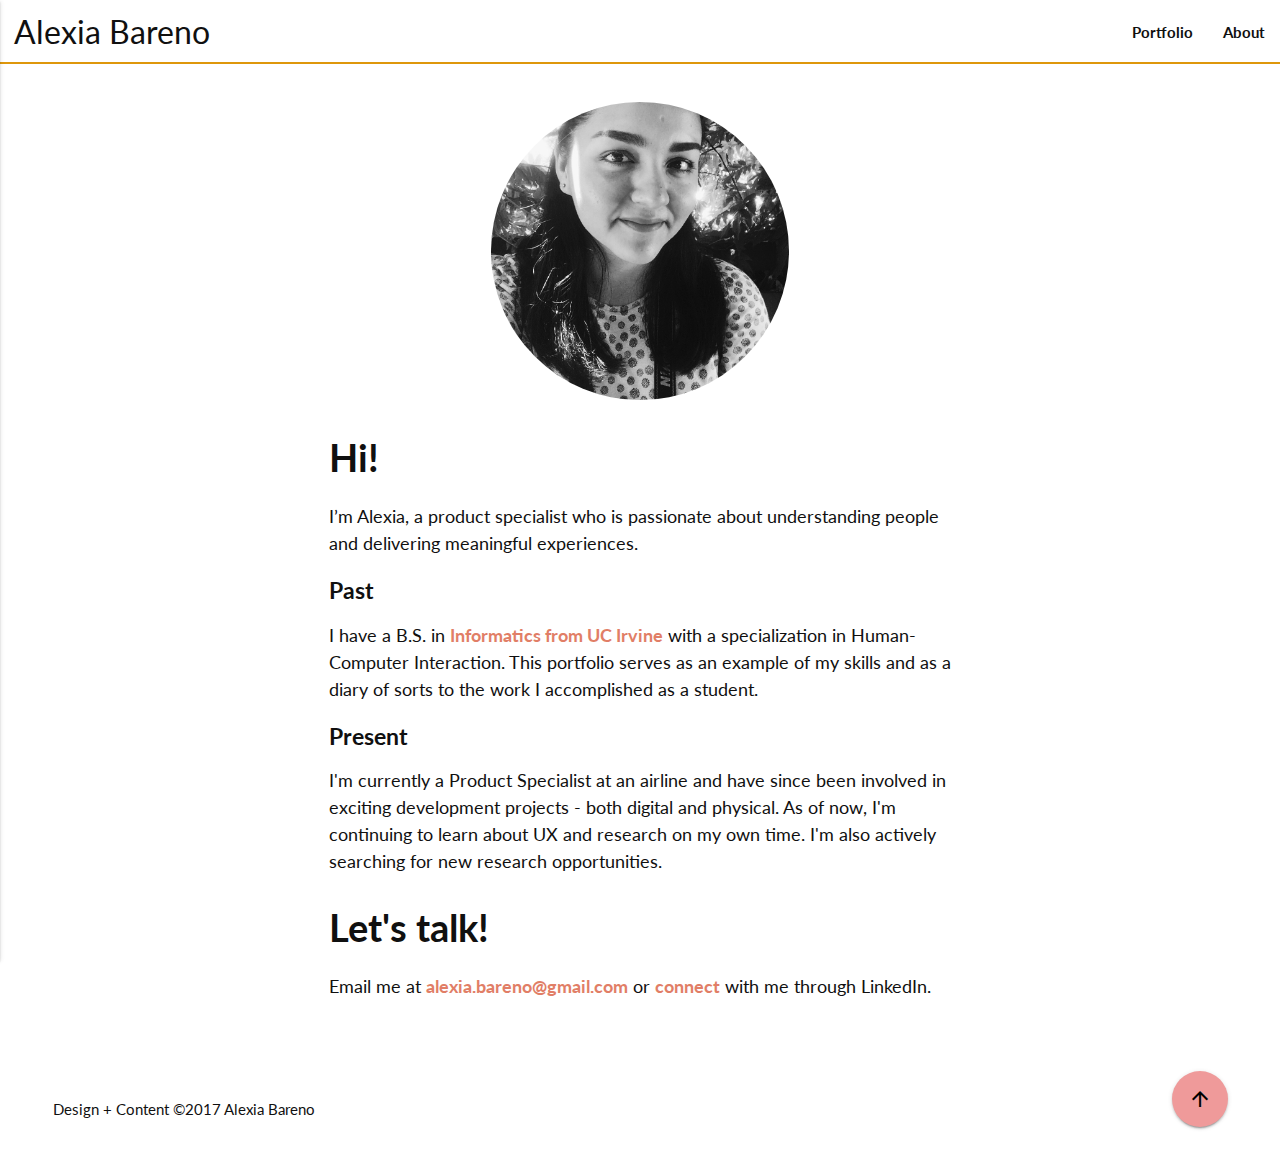
<file: about.html>
<!DOCTYPE html>
<html lang="en">
<head>
    <meta charset="UTF-8">
    <meta name="pinterest" content="nopin"/>

    <title>Alexia Bareno &mdash; About</title>

    <!--TAB ICON-->
    <link rel="icon" href="Images/coffee.png">

    <!--Import Google Icon Font-->
    <link href="https://fonts.googleapis.com/icon?family=Material+Icons" rel="stylesheet">
    <!--Import materialize.css-->
    <link type="text/css" rel="stylesheet" href="materialize/css/materialize.min.css"  media="screen,projection"/>

    <!-- Styling -->
    <link rel="stylesheet" type="text/css" href="css/styling.css">

    <!-- Fonts -->
    <link rel="stylesheet" type="text/css" href="fonts/fonts.min.css" />

    <!--Let browser know website is optimized for mobile-->
    <meta name="viewport" content="width=device-width, initial-scale=1.0"/>
</head>

<body>
<!-- NAVIGATION BAR -->
<nav id="nav">
    <div class="nav-wrapper">
        <a href="index.html" class="brand-logo">Alexia Bareno</a>
        <a href="#" data-activates="mobile-demo" class="button-collapse"><i class="material-icons">menu</i></a>
        <ul class="right hide-on-med-and-down">
            <li><a href="index.html">Portfolio</a></li>
            <li><a href="about.html">About</a></li>
        </ul>
        <ul class="side-nav" id="mobile-demo">
            <li><a href="index.html">Portfolio</a></li>
            <li><a href="about.html">About</a></li>
        </ul>
    </div>
</nav>


<!-- ABOUT ME -->
<div id="about">
    <div class="text">
        <div class="exception2 wrapper picture">
            <img id="me" src= "Images/alexiab+w.jpg">
        </div>

        <div class="exception2 wrapper">
            <h1>Hi!</h1>
            <p>
                I’m Alexia, a product specialist who is passionate about understanding people and delivering meaningful 
                experiences.
            </p>
        </div>

        <div class="exception2 wrapper">
            <h3>Past</h3>
            <p>
                I have a B.S. in
                <a class="link" target="_blank" href="https://www.informatics.uci.edu/">Informatics from UC Irvine</a>
                with a specialization in Human-Computer Interaction.
                This portfolio serves as an example of my skills and as a diary of sorts to the work I accomplished as a student.
            </p>

            <h3>Present</h3>
            <p>
                I'm currently a Product Specialist at an airline and have since been involved in exciting development projects - both 
                digital and physical. As of now, I'm continuing to learn about UX and research on my own time. I'm also
                actively searching for new research opportunities.
            </p>
        </div>

        <!--<div class="exception2 wrapper">
            <h1>Skills</h1>
            <p>
                <b>Design: </b>Axure, InVision, Figma, Adobe Photoshop/Illustrator/XD
            </p>
            <p>
                <b>Development: </b>HTML 5, CSS3, Bootstrap, Materialize
            </p>
            <p>
                <b>Other: </b>UsabilityHub.com
            </p>
        </div>-->

        <div class="exception2 wrapper">
            <h1>Let's talk!</h1>
            <p>
                Email me at <a class="link" href="mailto:alexia.bareno@gmail.com">alexia.bareno@gmail.com</a> or
                <a class="link" target="_blank" href="https://www.linkedin.com/in/alexiabareno/">connect</a> with me
                through LinkedIn.
            </p>
        </div>

        <!--<div class="exception2 wrapper">
            <h1>Resume</h1>
            <p>
                View my <a target="_blank" href="Images/resume%20—%20alexia%20bareno.pdf " class="link">resume</a>.
            </p>
        </div>-->
    </div>
</div>

<!--FOOTER-->
<footer>
    <div id="footwrapper">
        <div id="uparrow">
            <a href="#nav" class="smoothScrollTarget btn-floating btn-large waves-effect waves-light red lighten-3">
                <i class="material-icons black-text">arrow_upward</i>
            </a>
        </div>
        <div><p>Design + Content &copy;2017 Alexia Bareno</p></div>
    </div>
</footer>

<!--jQuery-->
<script type="text/javascript" src="https://code.jquery.com/jquery-2.1.1.min.js"></script>
<script type="text/javascript" src="materialize/js/materialize.min.js"></script>
<script type="text/javascript" src="js/script.js"></script>
<script src="prognroll-master/src/prognroll.js"></script>

<!--PROGRESS BAR-->
<script>
    $( document ).ready(function() {
        /**PROGRESS BAR (https://github.com/mburakerman/prognroll)/**/
        $("body").prognroll({
            height: 5, //Progress bar height
            color: "#e17e66/*#aec6cf*/", //Progress bar background color
            custom: false //If you make it true, you can add your custom div and see it's scroll progress on the page
        });
    });
</script>

<!-- GOOGLE ANALYTICS -->
<script>
    (function(i,s,o,g,r,a,m){i['GoogleAnalyticsObject']=r;i[r]=i[r]||function(){
                (i[r].q=i[r].q||[]).push(arguments)},i[r].l=1*new Date();a=s.createElement(o),
            m=s.getElementsByTagName(o)[0];a.async=1;a.src=g;m.parentNode.insertBefore(a,m)
    })(window,document,'script','https://www.google-analytics.com/analytics.js','ga');

    ga('create', 'UA-87694689-2', 'auto');
    ga('send', 'pageview');

</script>
</body>
</html>
</file>
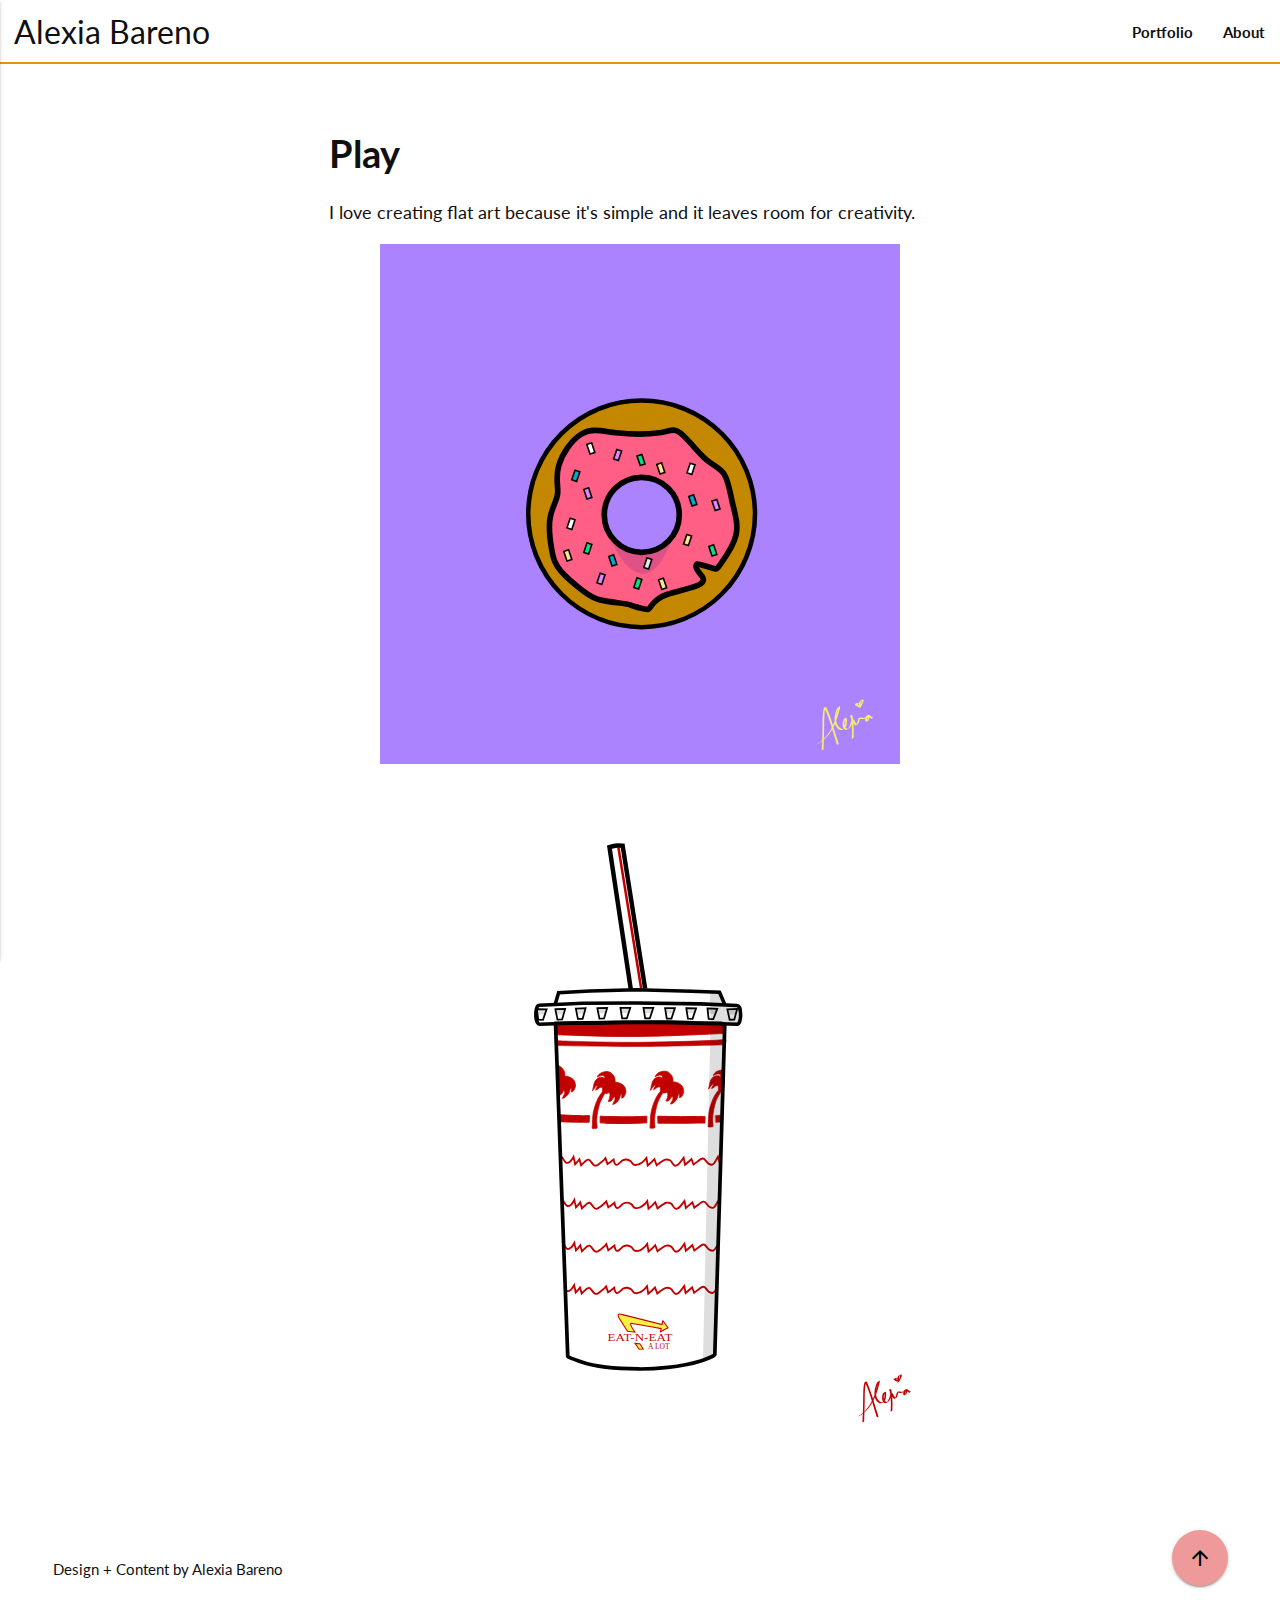
<file: play.html>
<!DOCTYPE html>
<html lang="en">
<head>
    <meta charset="UTF-8">
    <meta name="pinterest" content="nopin"/>

    <title>Alexia Bareno &mdash; Play</title>

    <!--TAB ICON-->
    <link rel="icon" href="Images/coffee.png">

    <!--Import Google Icon Font-->
    <link href="https://fonts.googleapis.com/icon?family=Material+Icons" rel="stylesheet">
    <!--Import materialize.css-->
    <link type="text/css" rel="stylesheet" href="materialize/css/materialize.min.css"  media="screen,projection"/>

    <!-- Styling -->
    <link rel="stylesheet" type="text/css" href="css/styling.css">

    <!-- Fonts -->
    <link rel="stylesheet" type="text/css" href="fonts/fonts.min.css" />

    <!--Let browser know website is optimized for mobile-->
    <meta name="viewport" content="width=device-width, initial-scale=1.0"/>
</head>

<body>
<!-- NAVIGATION BAR -->
<nav id="nav">
    <div class="nav-wrapper">
        <a href="index.html" class="brand-logo">Alexia Bareno</a>
        <a href="#" data-activates="mobile-demo" class="button-collapse"><i class="material-icons">menu</i></a>
        <ul class="right hide-on-med-and-down">
            <li><a href="index.html">Portfolio</a></li>
            <li><a href="about.html">About</a></li>
        </ul>
        <ul class="side-nav" id="mobile-demo">
            <li><a href="index.html">Portfolio</a></li>
            <li><a href="about.html">About</a></li>
        </ul>
    </div>
</nav>


<!-- ART -->

<div id="art">
    <div class="text">
        <div class="exception2 wrapper">
            <h1>Play</h1>
            <p>I love creating flat art because it's simple and it leaves room for creativity.</p>

            <div class="imagegallery">
                <img src="Images/ART/donut.svg"/>
                <img src="Images/ART/innoutcup.svg"/>
            </div>
        </div>
    </div>
</div>

<!--FOOTER-->
<footer>
    <div id="footwrapper">
        <div id="uparrow">
            <a href="#nav" class="smoothScrollTarget btn-floating btn-large waves-effect waves-light red lighten-3">
                <i class="material-icons black-text">arrow_upward</i>
            </a>
        </div>
        <div><p>Design + Content by Alexia Bareno</p></div>
    </div>
</footer>

<!--jQuery-->
<script type="text/javascript" src="https://code.jquery.com/jquery-2.1.1.min.js"></script>
<script type="text/javascript" src="materialize/js/materialize.min.js"></script>
<script type="text/javascript" src="js/script.js"></script>
<script src="prognroll-master/src/prognroll.js"></script>

<!--PROGRESS BAR-->
<script>
    $( document ).ready(function() {
        /**PROGRESS BAR (https://github.com/mburakerman/prognroll)/**/
        $("body").prognroll({
            height: 5, //Progress bar height
            color: "#e17e66", //Progress bar background color
            custom: false //If you make it true, you can add your custom div and see it's scroll progress on the page
        });
    });
</script>

<!-- GOOGLE ANALYTICS -->
<script>
    (function(i,s,o,g,r,a,m){i['GoogleAnalyticsObject']=r;i[r]=i[r]||function(){
                (i[r].q=i[r].q||[]).push(arguments)},i[r].l=1*new Date();a=s.createElement(o),
            m=s.getElementsByTagName(o)[0];a.async=1;a.src=g;m.parentNode.insertBefore(a,m)
    })(window,document,'script','https://www.google-analytics.com/analytics.js','ga');

    ga('create', 'UA-87694689-2', 'auto');
    ga('send', 'pageview');

</script>
</body>
</html>
</file>
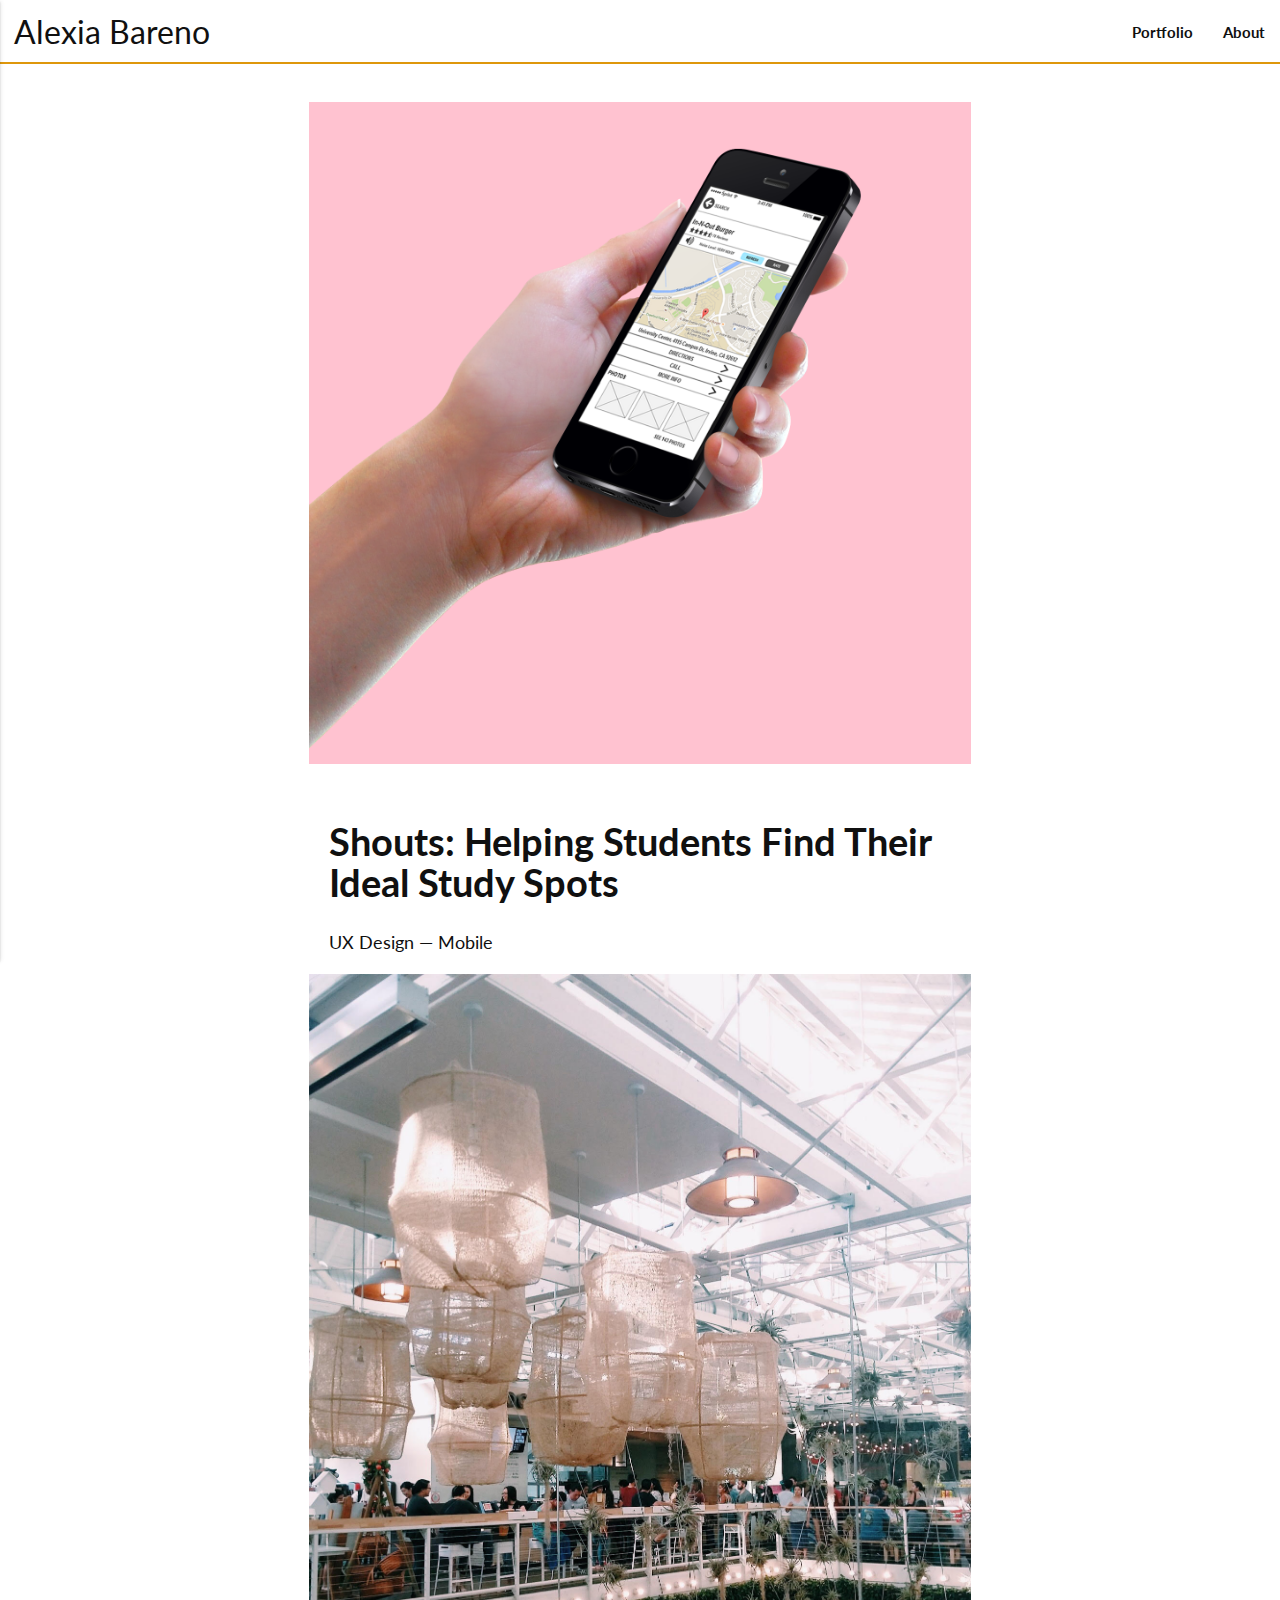
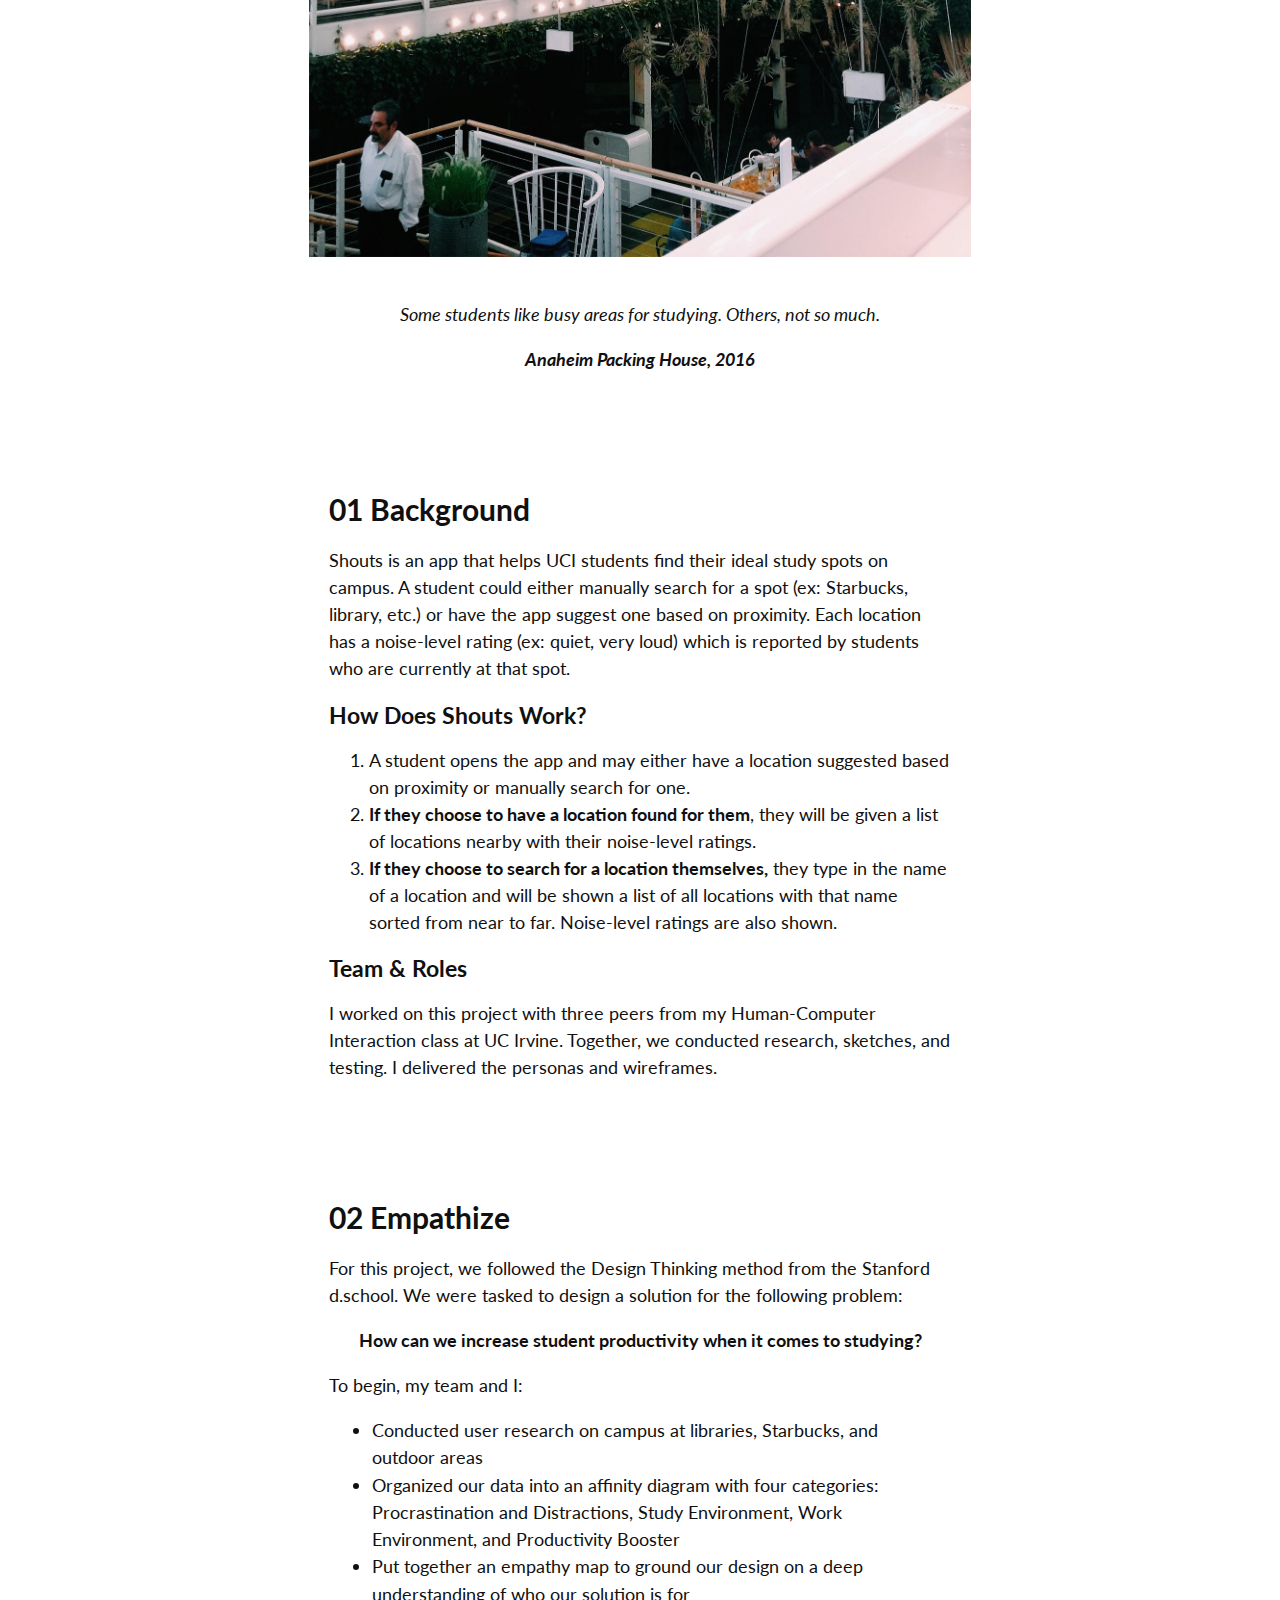
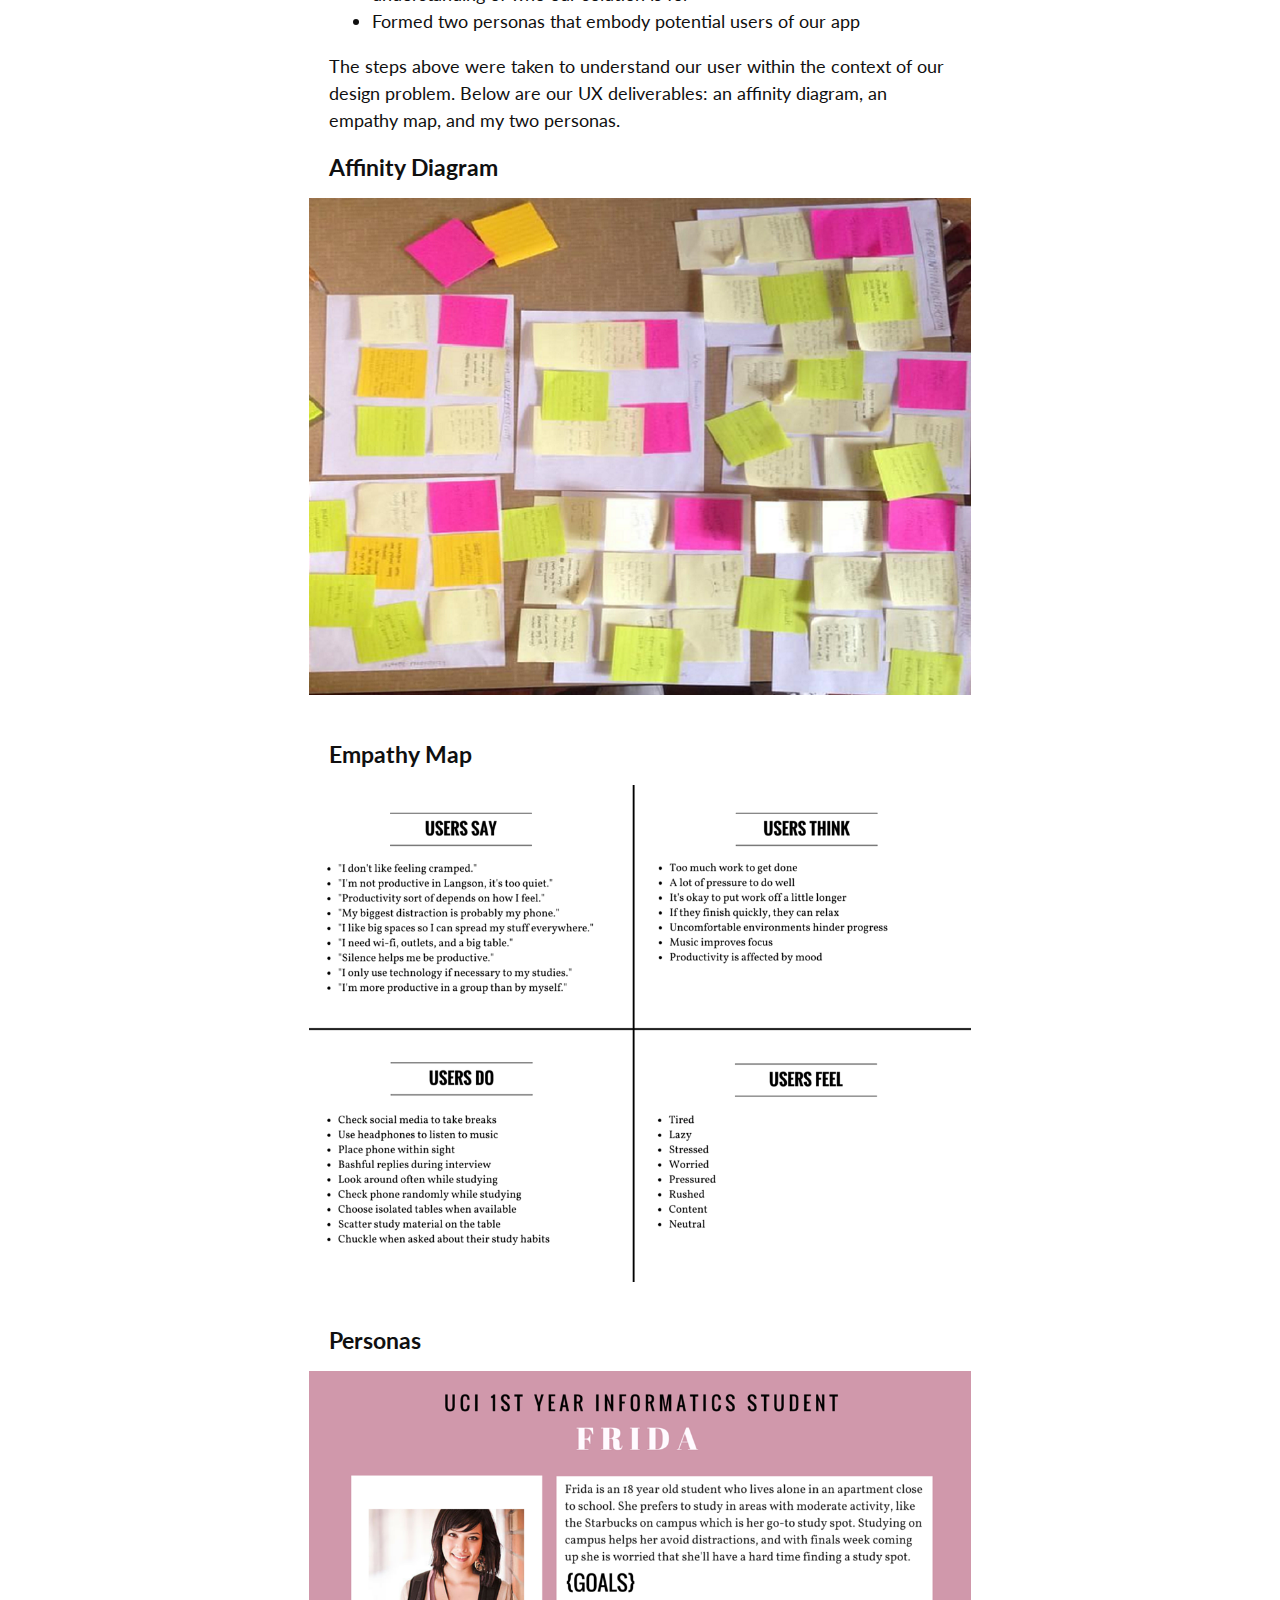
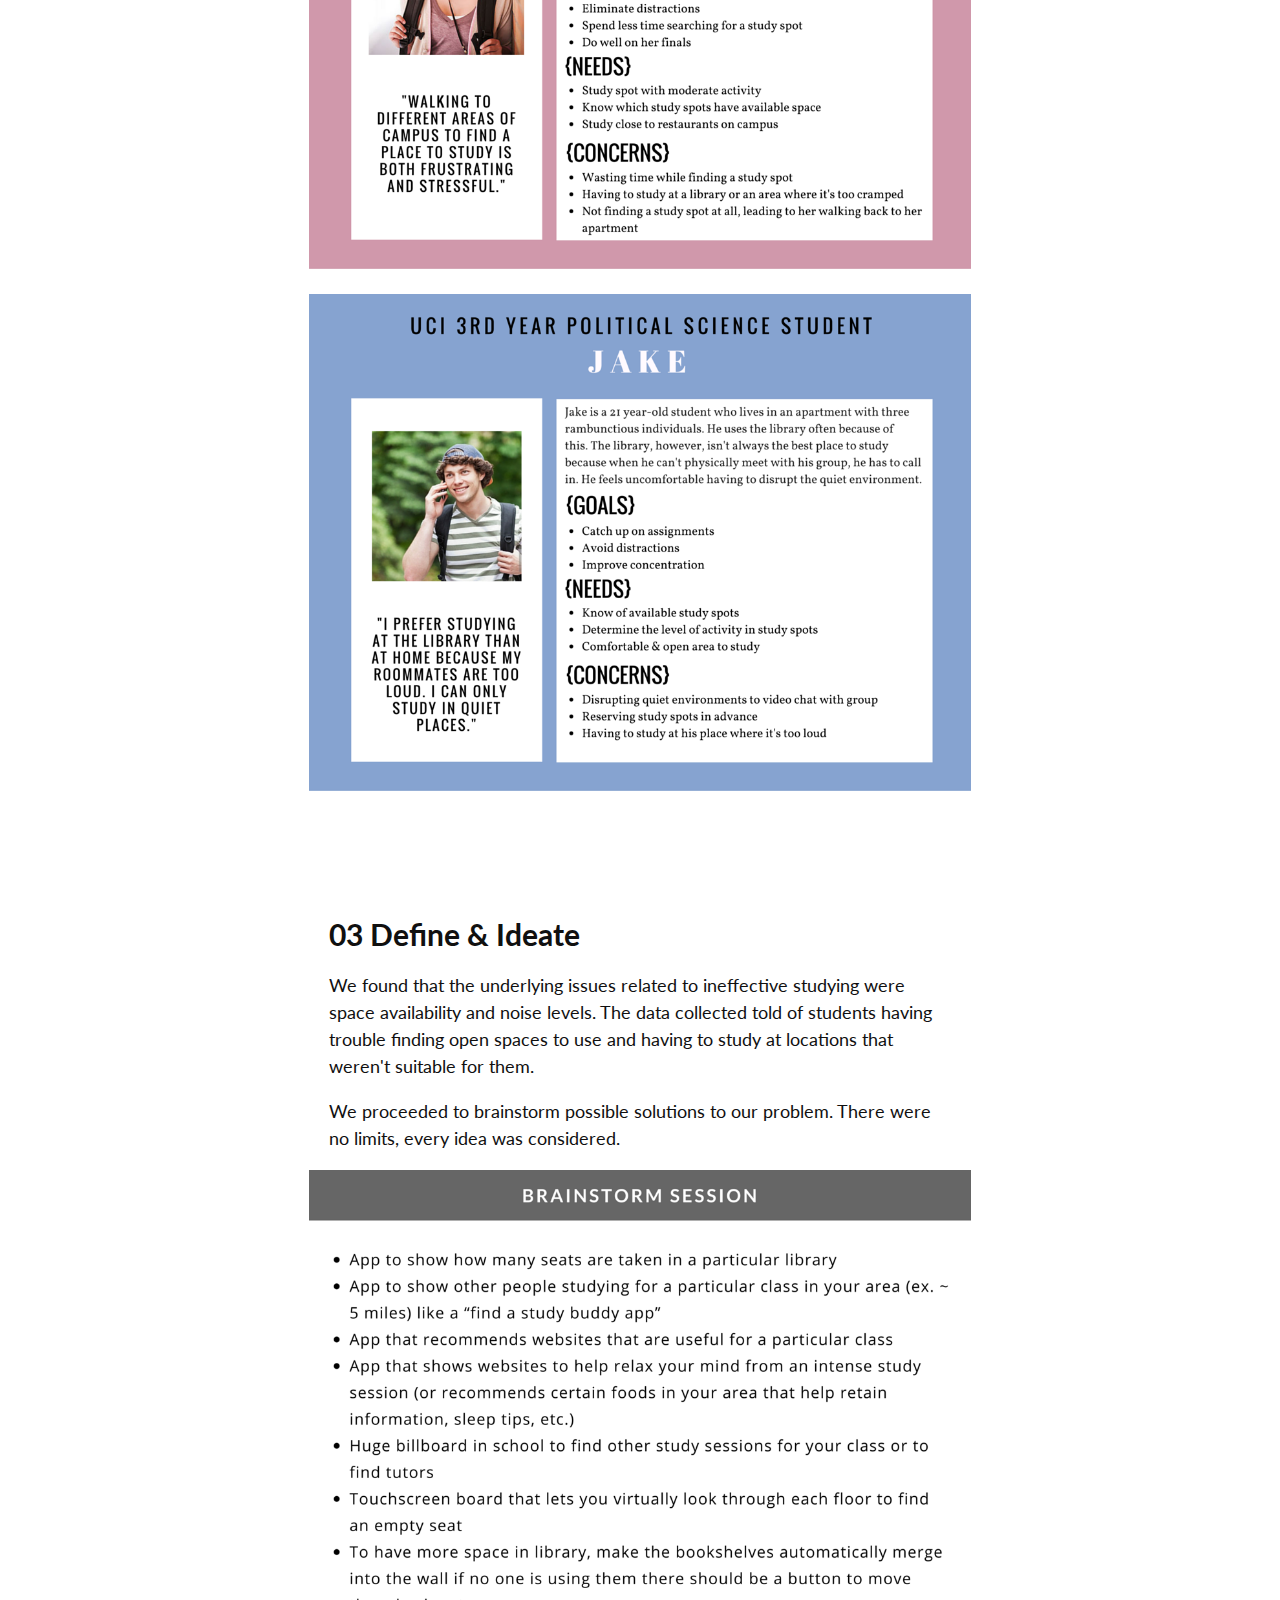
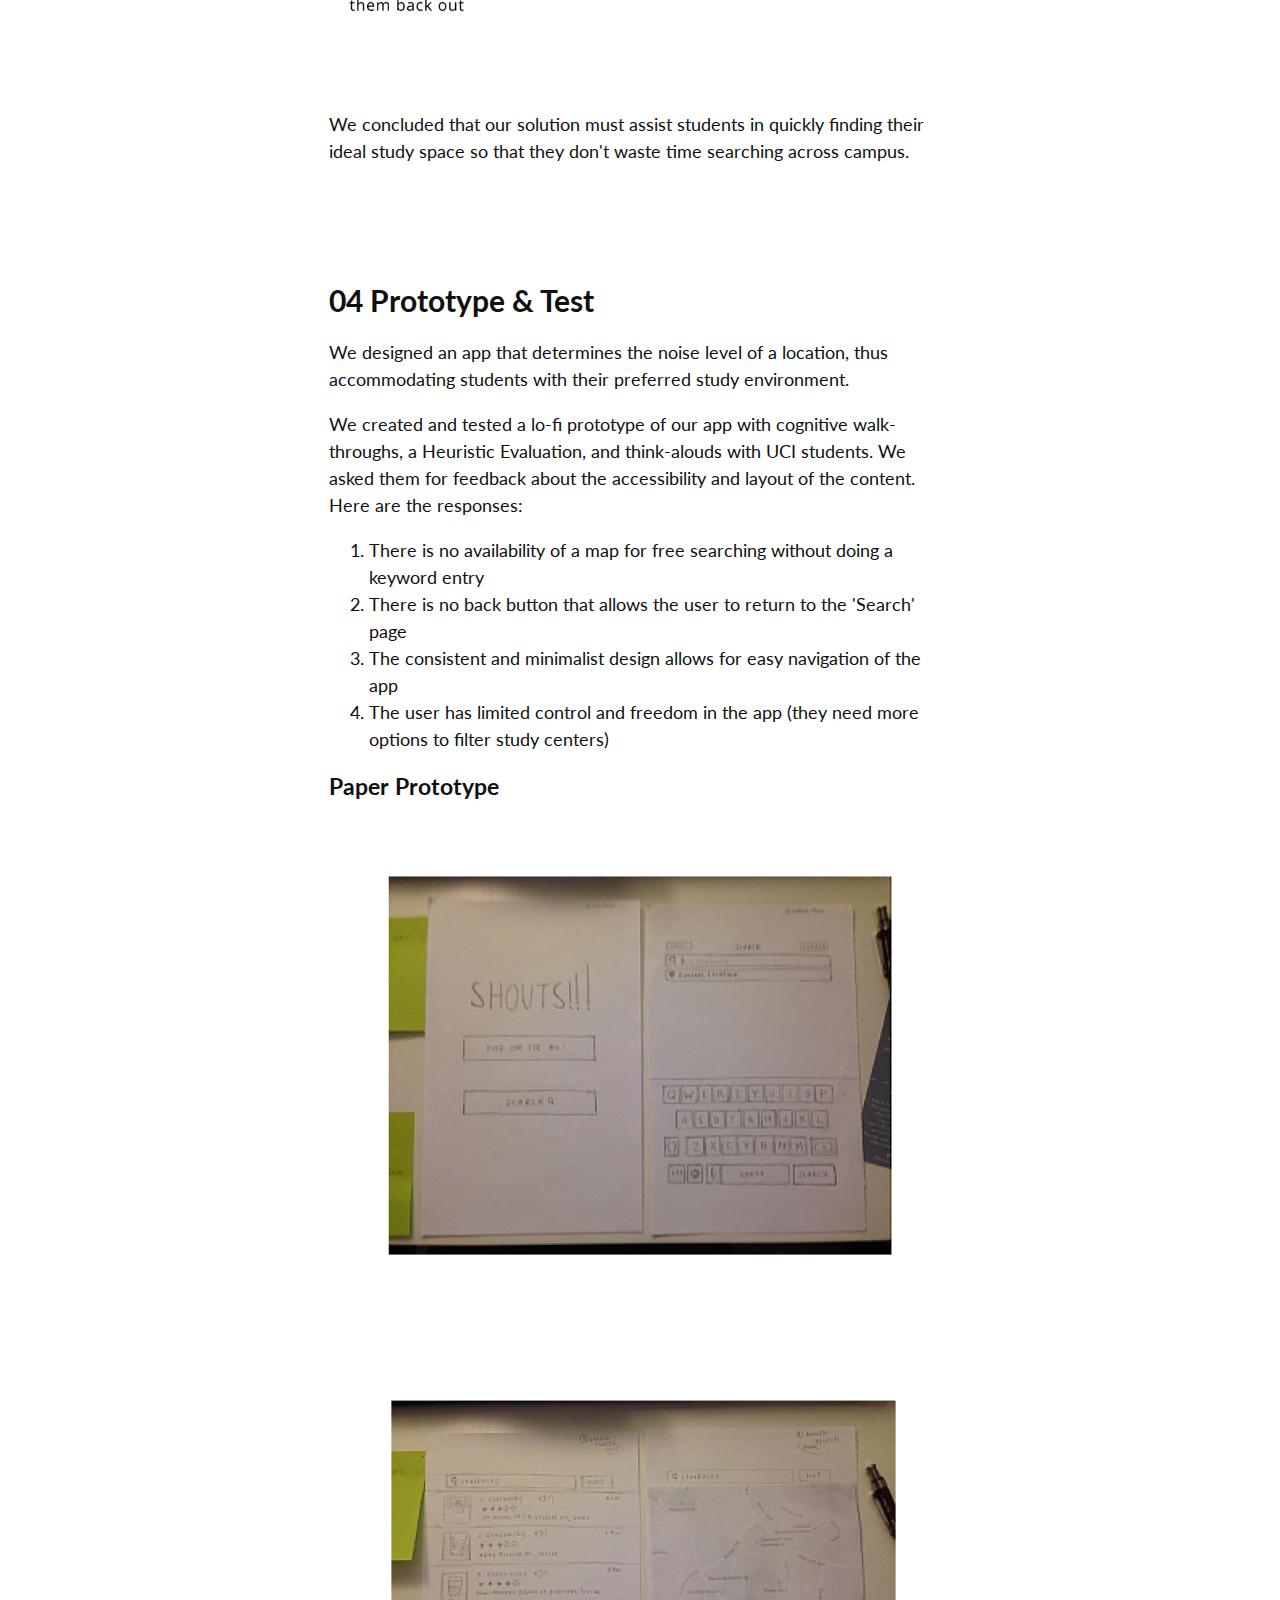
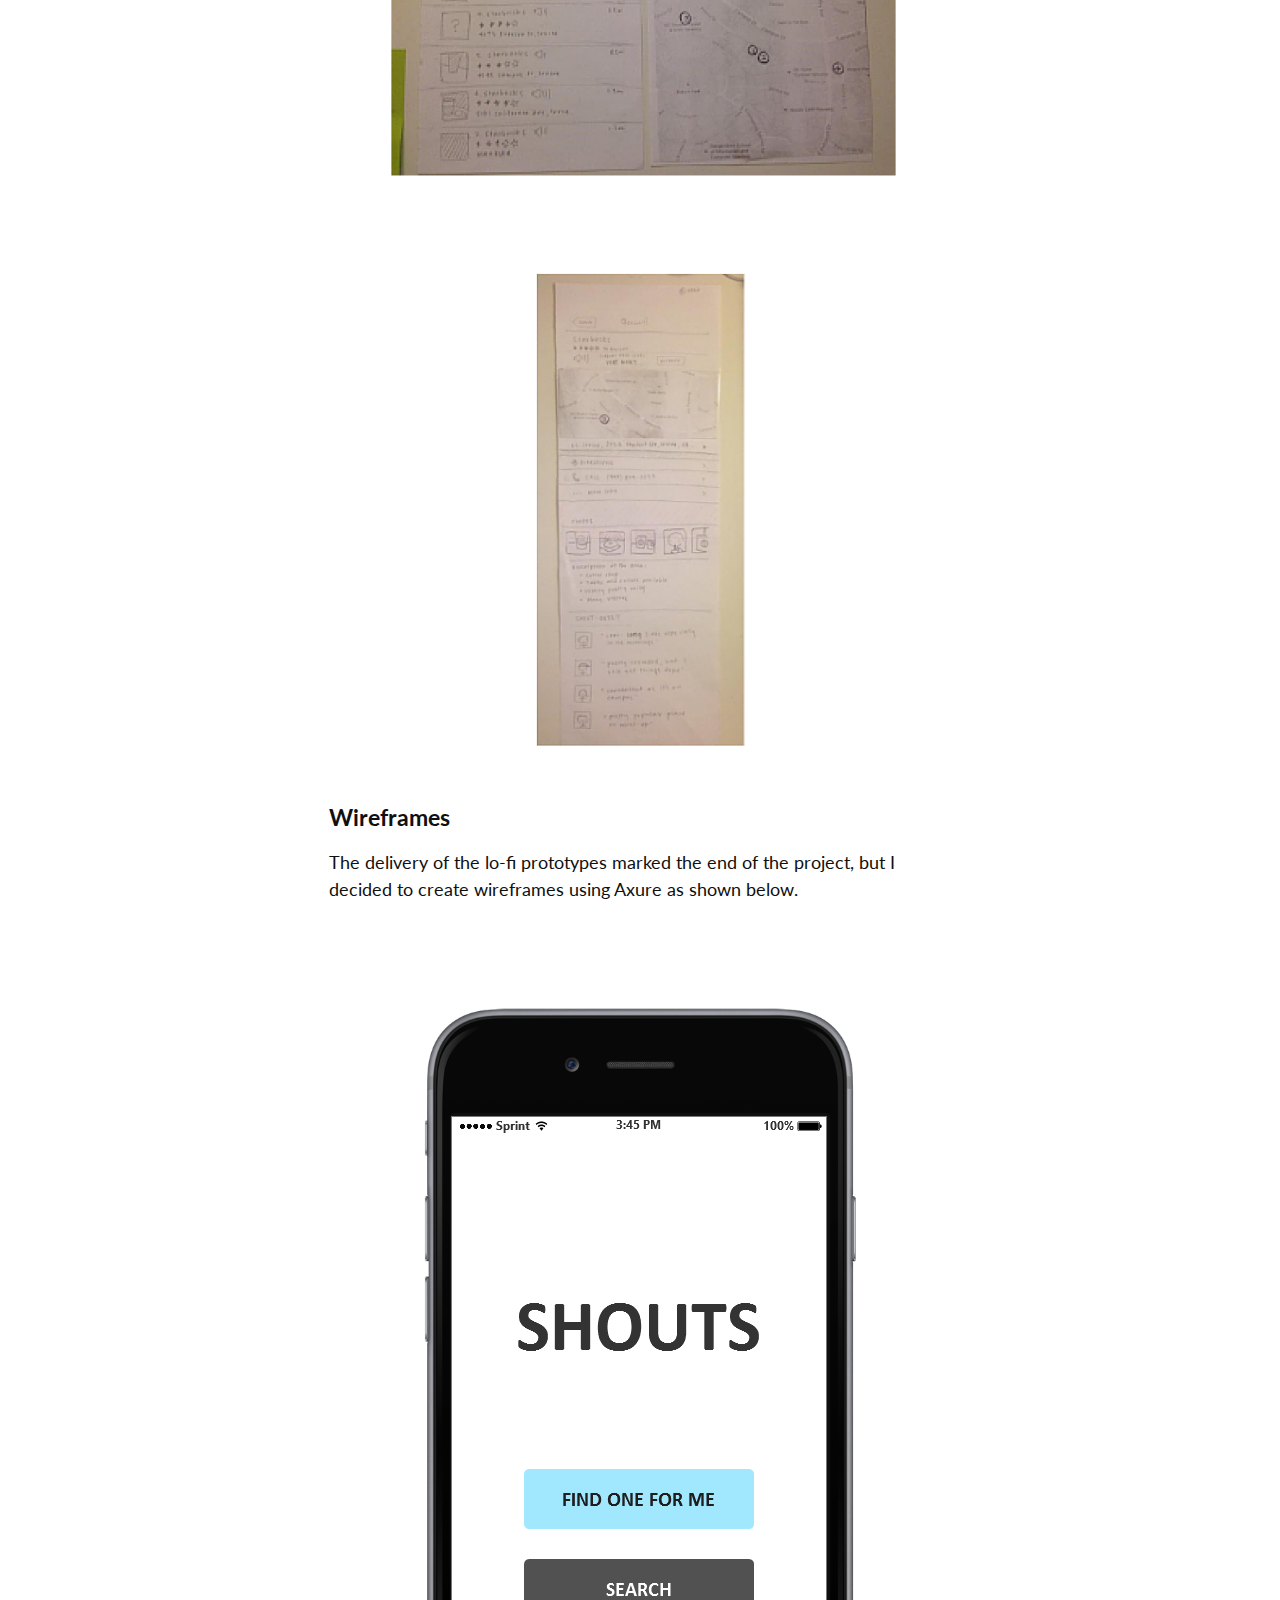
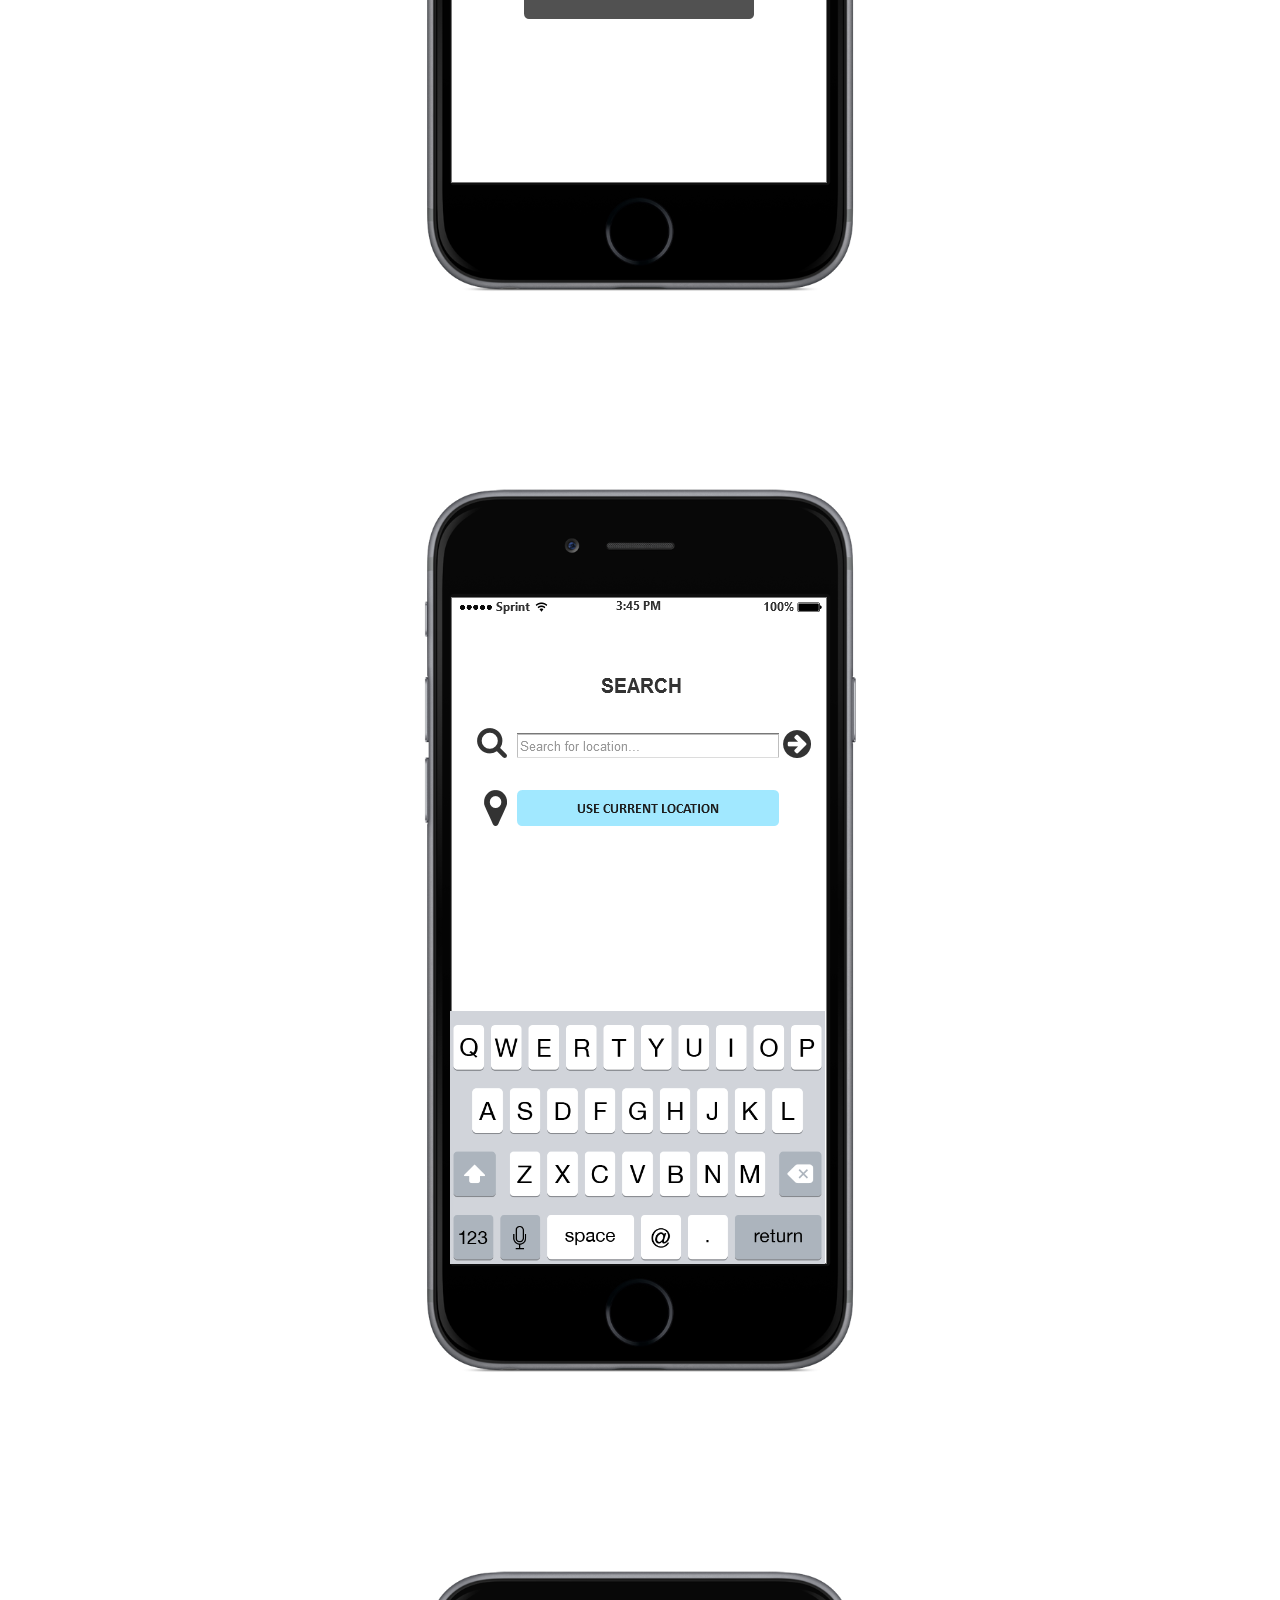
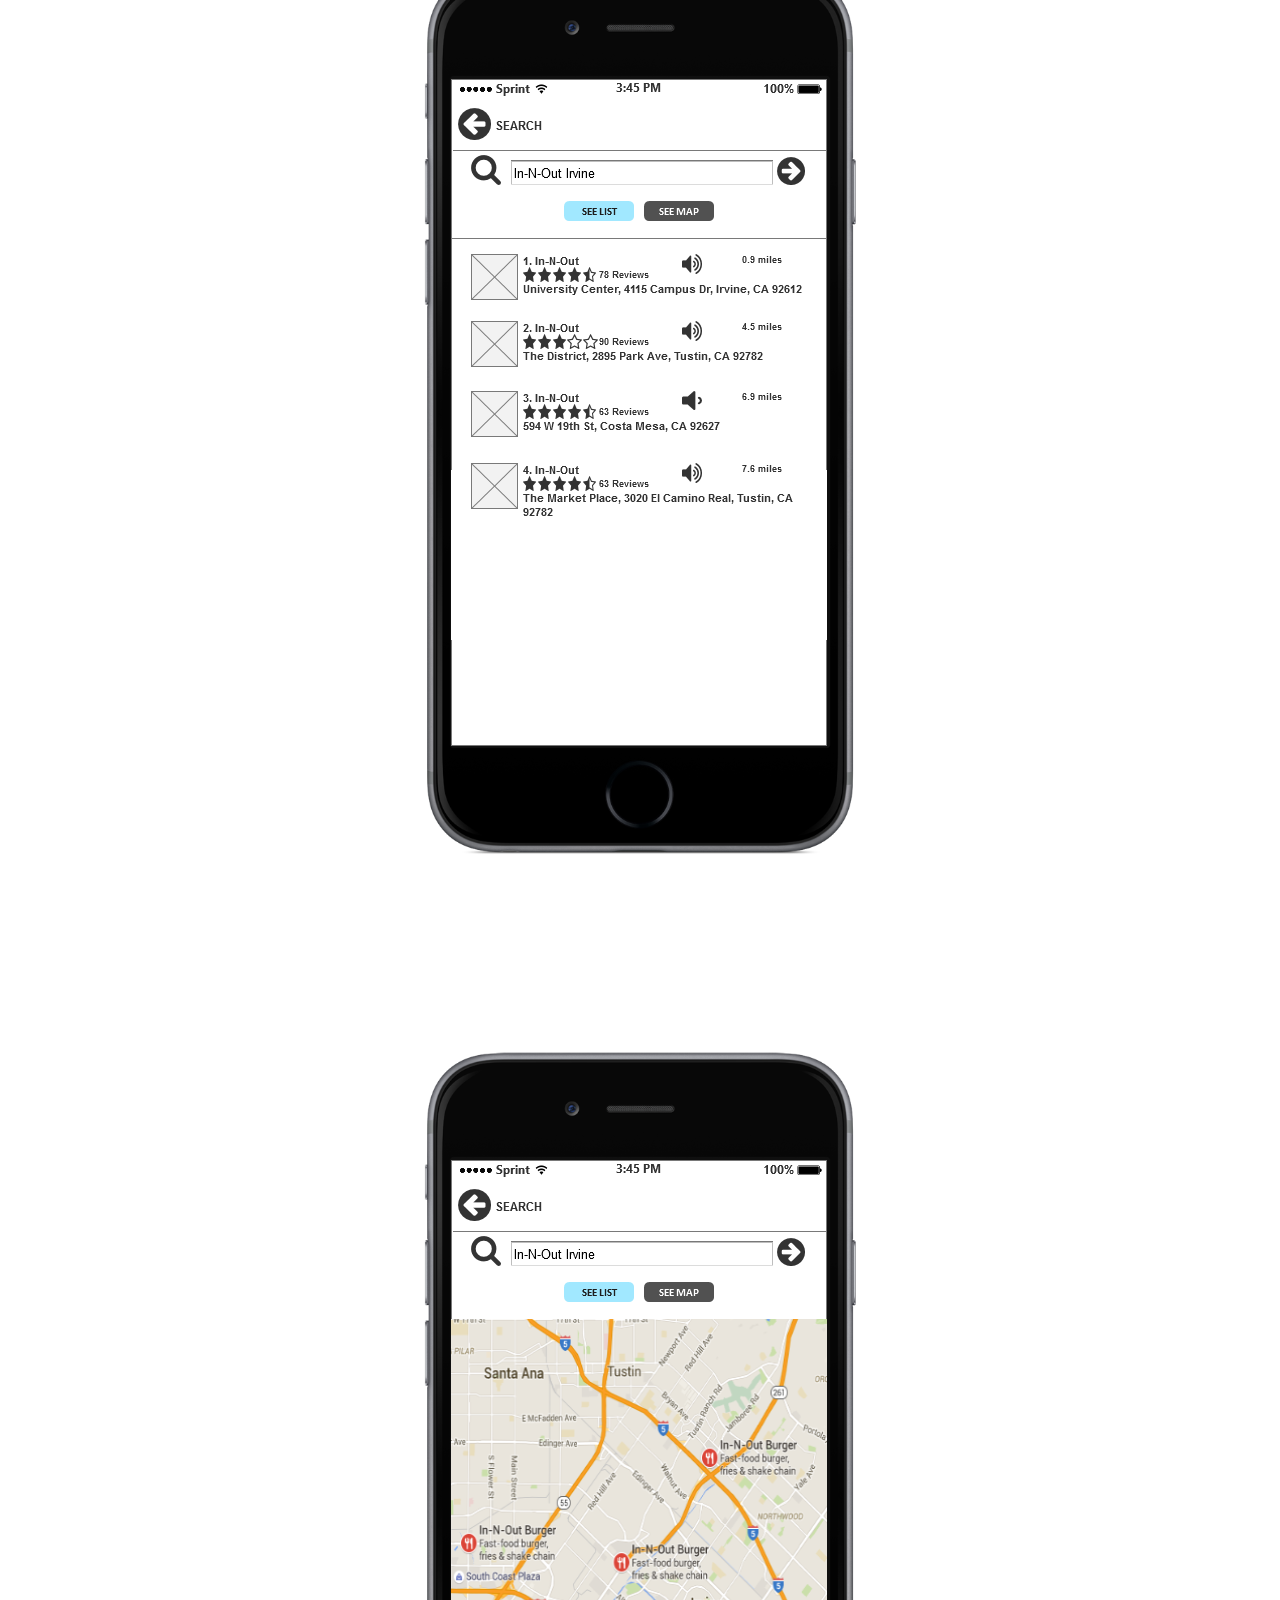
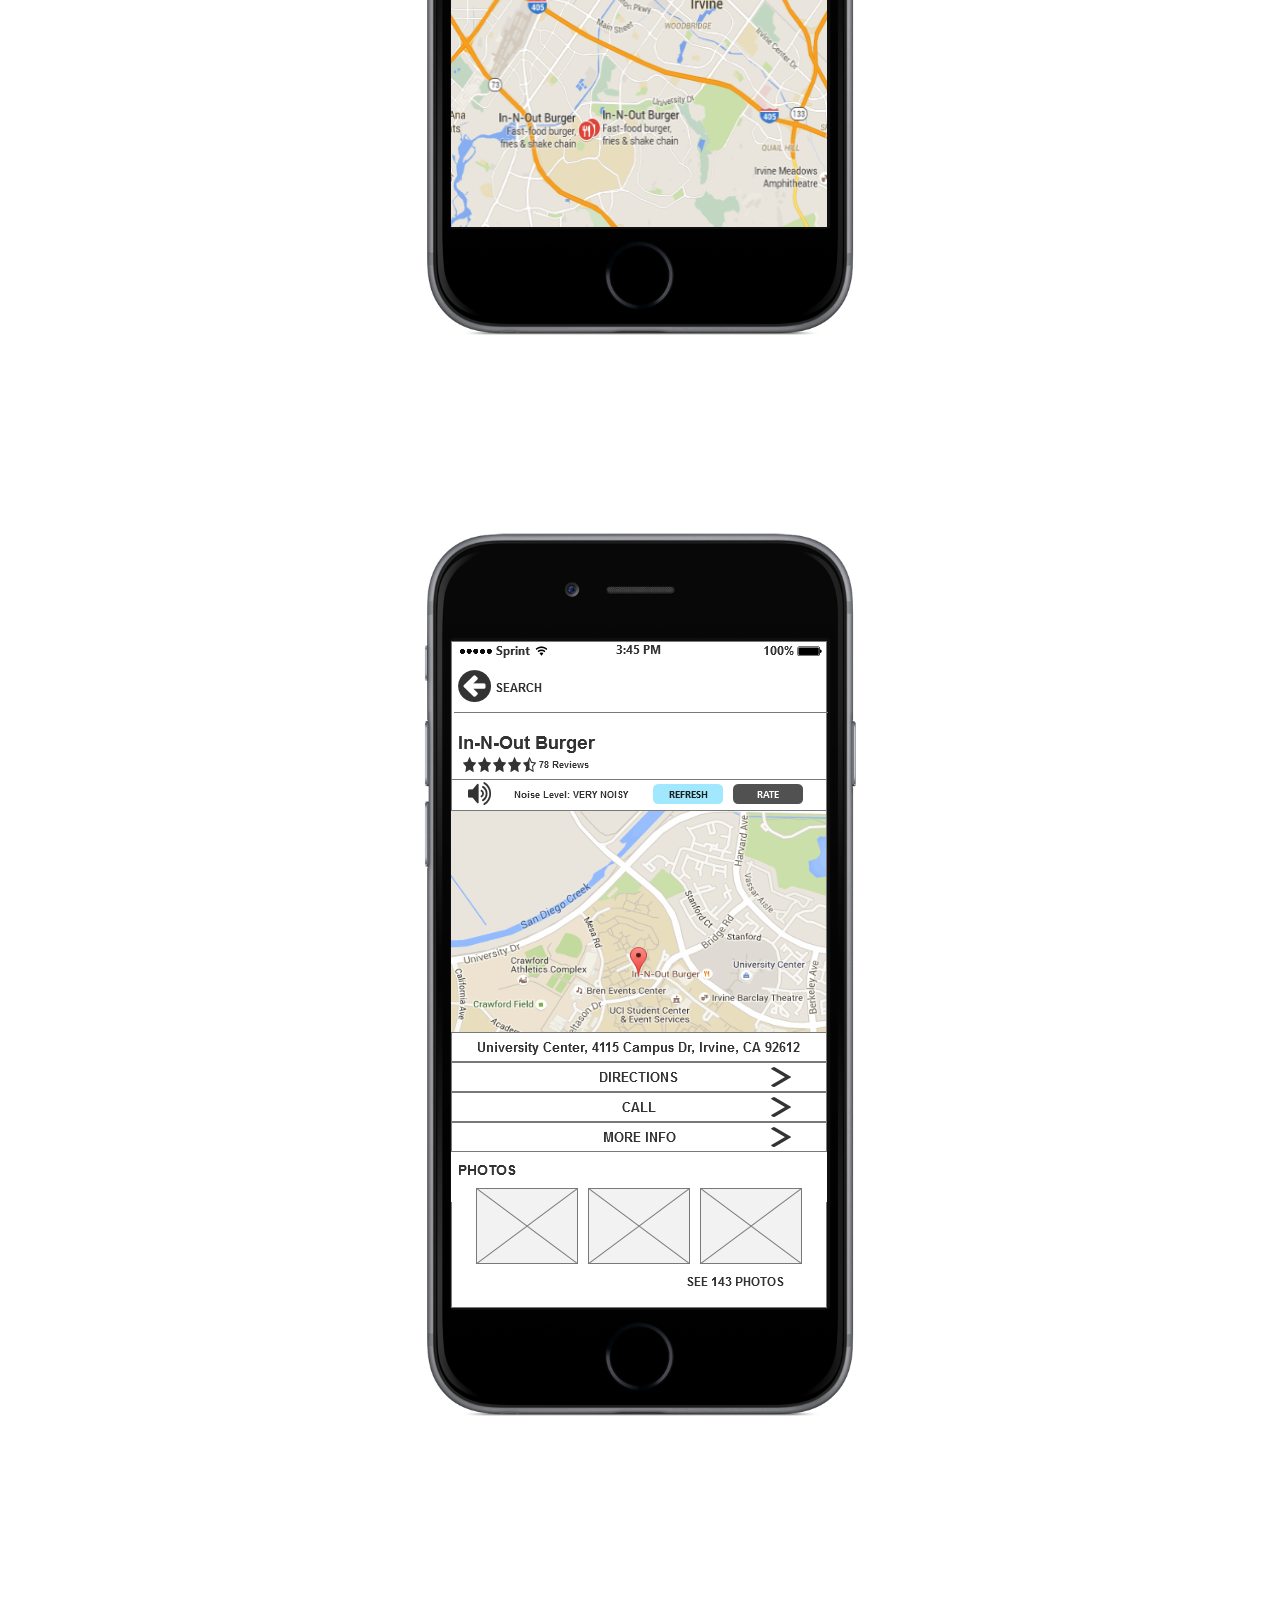
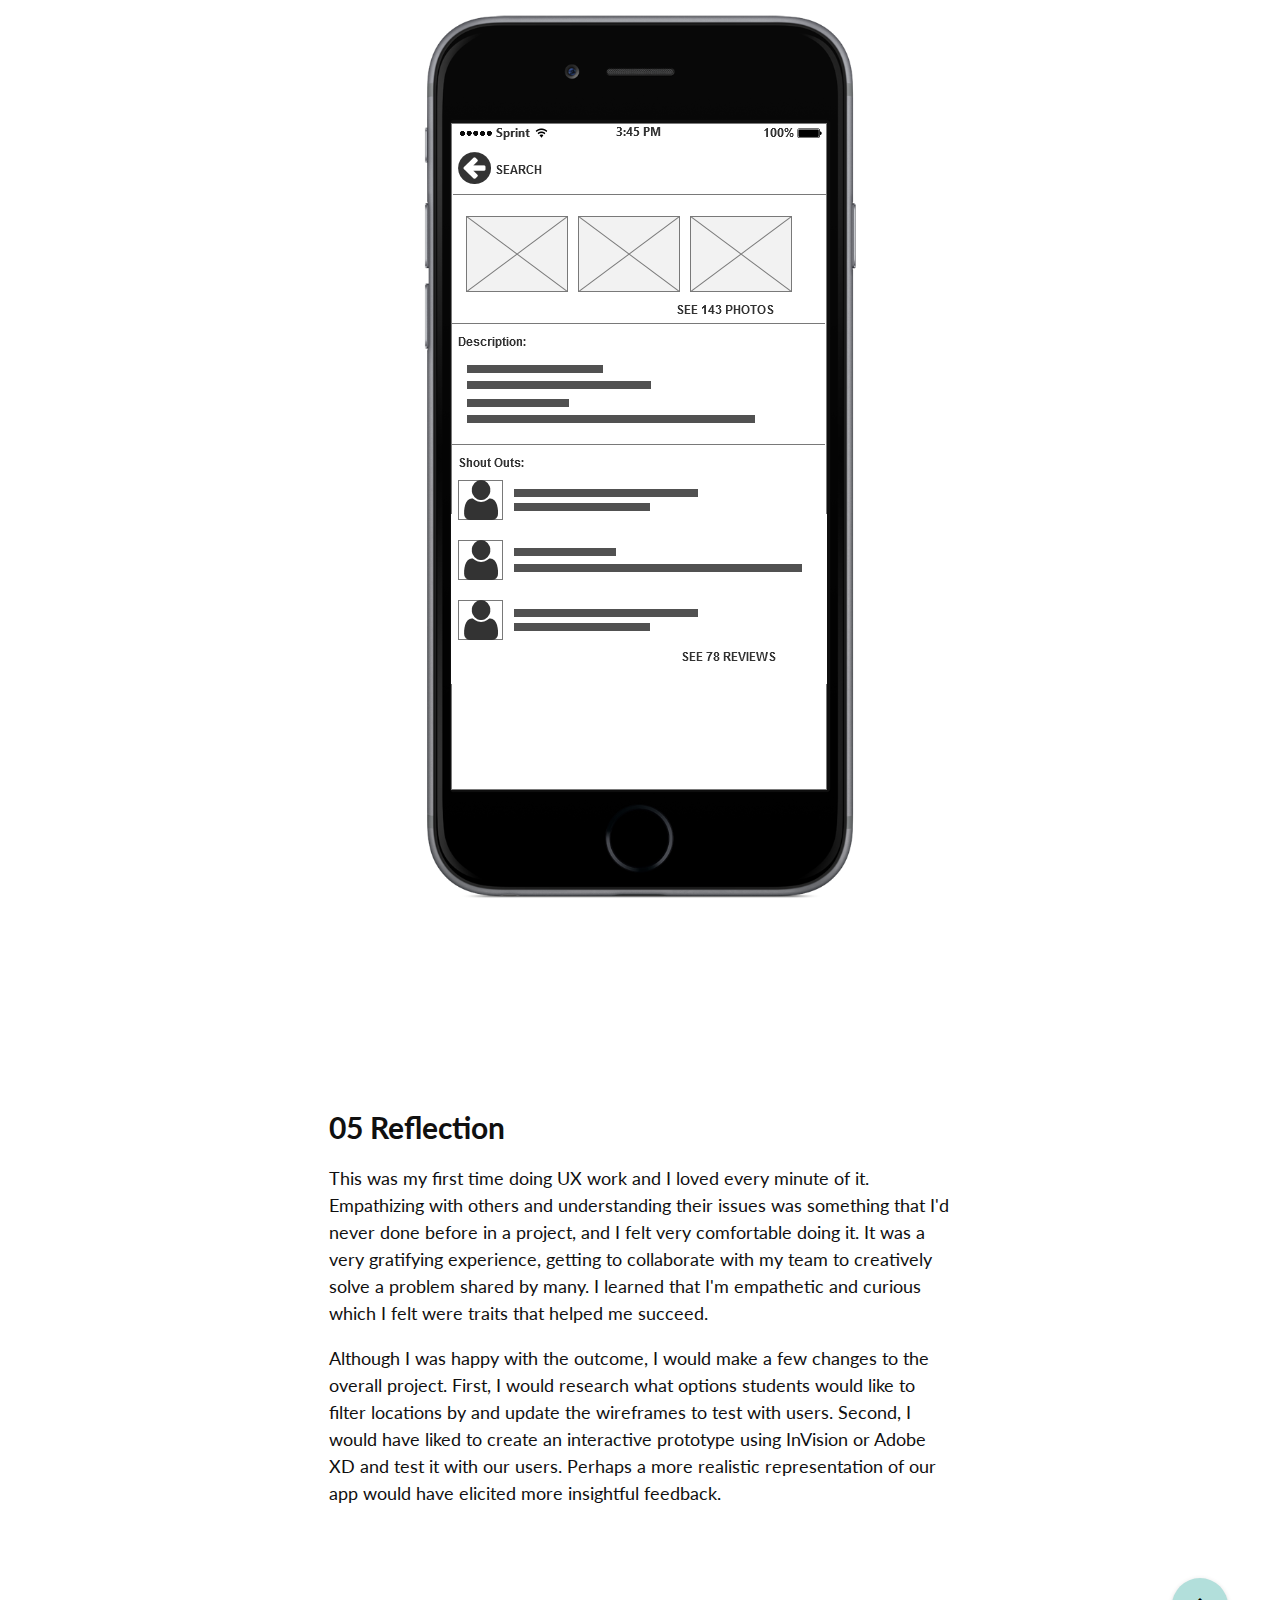
<file: shouts.html>
<!DOCTYPE html>
<html lang="en">
<head>
    <meta charset="UTF-8">
    <meta name="pinterest" content="nopin"/>

    <title>Alexia Bareno &mdash; Shouts</title>

    <!--TAB ICON-->
    <link rel="icon" href="Images/coffee.png">

    <!--Import Google Icon Font-->
    <link href="https://fonts.googleapis.com/icon?family=Material+Icons" rel="stylesheet">
    <!--Import materialize.css-->
    <link type="text/css" rel="stylesheet" href="materialize/css/materialize.min.css"  media="screen,projection"/>

    <!-- Styling -->
    <link rel="stylesheet" type="text/css" href="css/styling.css">

    <!--Let browser know website is optimized for mobile-->
    <meta name="viewport" content="width=device-width, initial-scale=1.0"/>
</head>

<body>
<!-- NAVIGATION BAR -->
<nav id="nav">
    <div class="nav-wrapper">
        <a href="index.html" class="brand-logo">Alexia Bareno</a>
        <a href="#" data-activates="mobile-demo" class="button-collapse"><i class="material-icons">menu</i></a>
        <ul class="right hide-on-med-and-down">
            <li><a href="index.html">Portfolio</a></li>
            <li><a href="about.html">About</a></li>
        </ul>
        <ul class="side-nav" id="mobile-demo">
            <li><a href="index.html">Portfolio</a></li>
            <li><a href="about.html">About</a></li>
        </ul>
    </div>
</nav>

<!-- INTRO -->
<div id="intro">
    <div class="text">
        <div class="wrapper">
            <div class="imagegallery">
                <img src="Images/SHOUTS/mockuphand.png"/>
            </div>
            <h1>Shouts: Helping Students Find Their Ideal Study Spots</h1>
            <p>UX Design &mdash; Mobile</p>
            <div class="imagegallery">
                <img src="Images/SHOUTS/studyarea.jpg"/>
                <p class="caption"><i>Some students like busy areas for studying. Others, not so much.</i></p>
                <p class="caption"><i><b>Anaheim Packing House, 2016</b></i></p>
            </div>
        </div>
    </div>
</div>

<!-- ABOUT -->
<div id="about">
    <div class="text">
        <div class="wrapper">
            <h2 id="greeting">01 Background</h2>
            <p>
                Shouts is an app that helps UCI students find their ideal study spots on campus. A student could
                either manually search for a spot (ex: Starbucks, library, etc.) or have the app suggest one
                based on proximity. Each location has a noise-level rating (ex: quiet, very loud) which is reported by
                students who are currently at that spot.
            </p>

            <h3>How Does Shouts Work?</h3>
            <ol>
                <li>A student opens the app and may either have a location suggested based on proximity or manually
                    search for one.</li>
                <li><b>If they choose to have a location found for them</b>, they will be given a list of locations
                nearby with their noise-level ratings.
                <li><b>If they choose to search for a location themselves,</b> they type in the name of a location
                and will be shown a list of all locations with that name sorted from near to far. Noise-level ratings are
                also shown.</li>
            </ol>

            <h3>Team & Roles</h3>
            <p>
                I worked on this project with three peers from my Human-Computer Interaction class at UC Irvine. Together,
                we conducted research, sketches, and testing. I delivered the personas and wireframes.
            </p>
        </div>
    </div>
</div>

<!--EMPATHIZE-->
<div id="empathize">
    <div class="text2">
        <div class="wrapper">
            <h2>02 Empathize</h2>
            <p>For this project, we followed the Design Thinking method from the Stanford d.school. We were tasked to
            design a solution for the following problem:</p>

            <p style="text-align: center">
                <b>
                    How can we increase student productivity when it comes to studying?
                </b>
            </p>

            <p>
                To begin, my team and I:
            </p>

            <ul class="bullet">
                <li>Conducted user research on campus at libraries, Starbucks, and outdoor areas</li>
                <li>Organized our data into an affinity diagram with four categories: Procrastination and Distractions,
                    Study Environment, Work Environment, and Productivity Booster</li>
                <li>Put together an empathy map to ground our design on a deep understanding of who our solution
                    is for</li>
                <li>Formed two personas that embody potential users of our app</li>
            </ul>

            <p>
                The steps above were taken to understand our user within the context of our design problem.
                Below are our UX deliverables: an affinity diagram, an empathy map, and my two personas.
            </p>

            <h3>Affinity Diagram</h3>
            <div class="imagegallery">
                <img src="Images/SHOUTS/Affinity Diagram Small.png"/>
            </div>

            <h3>Empathy Map</h3>
            <div class="imagegallery">
                <img src="Images/SHOUTS/Empathy Map UX.png"/>
            </div>

            <h3>Personas</h3>
            <div class="imagegallery">
                <img src="Images/SHOUTS/Frida.png"/>
                <img src="Images/SHOUTS/Jake.png"/>
            </div>
        </div>
    </div>
</div>

<!--DEFINE & IDEATE-->
<div id="ideation">
    <div class="text">
        <div class="wrapper">
            <h2>03 Define & Ideate</h2>
            <p>
                We found that the underlying issues related to ineffective studying were space availability and noise
                levels. The data collected told of students having trouble finding open spaces to use and having to
                study at locations that weren't suitable for them.
            </p>

            <p>
                We proceeded to brainstorm possible solutions to our problem. There were no limits, every idea was
                considered.
            </p>

            <div class="imagegallery">
                <img src="Images/SHOUTS/Brainstorm.png"/>
            </div>

            <p>
                We concluded that our solution must assist students in quickly finding their ideal study space so that
                they don't waste time searching across campus.
            </p>
        </div>
    </div>
</div>

<!--PROTOTYPE & TEST-->
<div id="prototype">
    <div class="text2">
        <div class="wrapper">
            <h2>04 Prototype & Test</h2>
            <p>
                We designed an app that determines the noise level of a location, thus accommodating students with their
                preferred study environment.
            </p>

            <p>
                We created and tested a lo-fi prototype of our app with cognitive walk-throughs, a Heuristic Evaluation,
                and think-alouds with UCI students. We asked them for feedback about the accessibility and layout of
                the content. Here are the responses:
            </p>

            <ol>
                <li>There is no availability of a map for free searching without doing a keyword entry</li>
                <li>There is no back button that allows the user to return to the 'Search' page</li>
                <li>The consistent and minimalist design allows for easy navigation of the app</li>
                <li>The user has limited control and freedom in the app (they need more options to filter study
                    centers)</li>
            </ol>

            <h3>Paper Prototype</h3>
            <div class="imagegallery">
                <img src="Images/SHOUTS/1.png"/>
                <img src="Images/SHOUTS/2.png"/>
                <img src="Images/SHOUTS/3.png"/>
            </div>

            <h3>Wireframes</h3>
            <p>
                The delivery of the lo-fi prototypes marked the end of the project, but I decided to create wireframes
                using Axure as shown below.
            </p>
            <div class="imagegallery">
                <img class="smaller" src="Images/SHOUTS/home.png"/>
                <img class="smaller" src="Images/SHOUTS/search.png"/>
                <img class="smaller" src="Images/SHOUTS/all_results_list.png"/>
                <img class="smaller" src="Images/SHOUTS/all_results_map.png"/>
                <img class="smaller" src="Images/SHOUTS/single_result.png"/>
                <img class="smaller" src="Images/SHOUTS/single_result_pt__2.png"/>
            </div>
        </div>
    </div>
</div>

<!--REFLECTION-->
<div id="reflection">
    <div class="text">
        <div class="wrapper">
            <h2>05 Reflection</h2>
            <p>
                This was my first time doing UX work and I loved every minute of it. Empathizing with others and
                understanding their issues was something that I'd never done before in a project, and I felt very
                comfortable doing it. It was a very gratifying experience, getting to collaborate with my team to creatively
                solve a problem shared by many. I learned that I'm empathetic and curious which I felt were traits
                that helped me succeed.
            </p>

            <p>
                Although I was happy with the outcome, I would make a few changes to the overall project. First,
                I would research what options students would like to filter locations by and update the
                wireframes to test with users. Second, I would have liked to create an interactive prototype using
                InVision or Adobe XD and test it with our users. Perhaps a more realistic representation of our app
                would have elicited more insightful feedback.
            </p>
        </div>
    </div>
</div>

<!--FOOTER-->
<footer>
    <div id="footwrapper">
        <div id="uparrow">
            <a href="#nav" class="smoothScrollTarget btn-floating btn-large waves-effect waves-light teal lighten-4">
                <i class="material-icons black-text">arrow_upward</i>
            </a>
        </div>
        <div><p>Design + Content &copy;2017 Alexia Bareno</p></div>
    </div>
</footer>

<!--jQuery-->
<script type="text/javascript" src="https://code.jquery.com/jquery-2.1.1.min.js"></script>
<script type="text/javascript" src="materialize/js/materialize.min.js"></script>
<script type="text/javascript" src="js/script.js"></script>
<script src="prognroll-master/src/prognroll.js"></script>

<!--PROGRESS BAR-->
<script>
    $( document ).ready(function() {
        /**PROGRESS BAR (https://github.com/mburakerman/prognroll)/**/
        $("body").prognroll({
            height: 5, //Progress bar height
            color: "#aec6cf", //Progress bar background color
            custom: false //If you make it true, you can add your custom div and see it's scroll progress on the page
        });
    });
</script>

<!--GOOGLE ANALYTICS-->
<script>
    (function(i,s,o,g,r,a,m){i['GoogleAnalyticsObject']=r;i[r]=i[r]||function(){
                (i[r].q=i[r].q||[]).push(arguments)},i[r].l=1*new Date();a=s.createElement(o),
            m=s.getElementsByTagName(o)[0];a.async=1;a.src=g;m.parentNode.insertBefore(a,m)
    })(window,document,'script','https://www.google-analytics.com/analytics.js','ga');

    ga('create', 'UA-87694689-2', 'auto');
    ga('send', 'pageview');

</script>
</body>
</html>
</file>
<file: css/styling.css>
/* CSS Document */

/* FONTS */
@import url('https://fonts.googleapis.com/css?family=Lato|Oswald');
@import url('https://fonts.googleapis.com/css?family=Open+Sans');
@import url('https://fonts.googleapis.com/css?family=Source+Sans+Pro');
@import url('https://fonts.googleapis.com/css?family=Josefin+Sans');

/* BODY */
html {
    background-color: #ffffff/*#f5f5f5*/;
}

body{
    font-family: Lato, Source Sans Pro, sans-serif;
    color: #101010/*5c5c5c*/;
    margin: 0;
    padding: 0;
    width: 100%;
    height: 100vh;
    background: #ffffff;
    -webkit-font-smoothing: antialiased;
    -moz-osx-font-smoothing: grayscale;
}

/* MENU */
nav .button-collapse i {
    color: #101010/*5c5c5c*/;
}

.nav-wrapper {
    background: #ffffff;
    border-bottom: 2px #DE970B/*#e17e66*//*#aec6cf*//*#bfd8d2*/ solid;
    width: 100%;
    height: auto;
}

.nav-wrapper li a {
    color: #101010/*#5c5c5c*/;
    font-weight: bold;
}

.nav-wrapper li a:hover {
    color: #101010/*#5c5c5c*/;
}

.nav-wrapper .brand-logo {
    color: #101010/*#5c5c5c*/;
}

.nav-wrapper .brand-logo {
    margin-left: 14px;
}

/*PROGRESS BAR (https://github.com/mburakerman/prognroll)*/



/* PROJECT PORTFOLIO */
.media-object {
    position: relative;
    margin: auto;
    margin-top: 3%;
    right: 0;
    left: 0;
    width: 80%;
    height: auto;
    border: 1px solid #ffffff/*#f6f6f6*/;
    background-color: #ffffff /*#f6f6f6*/;
    overflow: hidden;
}

#exception {
    width: 75%;
}

.media-object-section {
    margin-left: 3%;
    margin-top: 3%;
}

.media-object-section h1 {
    font-size: 2.5em;
    font-weight: bold;
    color: #101010/*#5c5c5c*//*#eb4141*/;
}

.media-object-section p {
    font-size: 1.5em;
    color: #686466;
}


/*CARDS*/
#home {
    text-align: center;
    background-color: #ffffff;
}

#tiles {
    overflow: hidden;
    text-align: center;
    max-width: 2000px;
    margin: 0 auto;
}

.card {
    display: inline-block;
    width: 330px;
    margin-right: 2%;
    margin-bottom: 2%;
}

/* ABOUT ME */
#aboutme {
    background-color: #ffffff;
}

.center {
    text-align: center;
}

.picture {
    text-align: center;
}

.picture img {
    width: 45%;
    height: auto;
    border-radius: 50%;
}

/*BARK+PLAY KEYSCREENS*/
.keyscreen {
    text-align: center;
}

.keyscreen img {
    max-width: 100%;
    height: auto;
}

/*LINKS*/
.link {
    /*font-family: Proxima Nova, Source Sans Pro, sans-serif;*/
    text-decoration: none;
    font-weight: bold;
    color: #e17e66/*#ffa291*//*#dcb239*//*85C6A9*/;
    transition: color 0.5s ease;
}

.link:visited {
    /*font-family: Proxima Nova, Source Sans Pro, sans-serif;*/
    text-decoration: none;
    font-weight: bold;
    color: #f0bfb3/*#ffa291*//*#E3C363*//*85C6A9*/;
    transition: color 0.5s ease;
}

.link:hover {
    color: #101010/*#5c5c5c*/;
}

/* ABOUT/TEXT AREAS */
.text {
    background-color: #ffffff/*#f6f6f6*/;
    padding: 2.5em;
}

.text h1 {
    margin-left: 3%;
    margin-right: 3%;
    font-size: 2.5em;
    font-weight: bold;
}

.text h2 {
    margin-left: 3%;
    margin-right: 3%;
    font-size: 2.0em;
    font-weight: bold;
}

.text h3 {
    margin-left: 3%;
    margin-right: 3%;
    font-size: 1.5em;
    font-weight: bold;
    /*
    color: #FF6347;
    */
}

.text h4 {
    margin-left: 3%;
    margin-right: 3%;
    font-size: 1.3em;
    font-weight: bold;
    color: #5e5e5e/*FF6347*/;
}

.text p, ol {
    margin-left: 3%;
    margin-right: 3%;
    font-size: 1.2em;
}

ul.bullet, ul.bullet > li {
     margin-left: 5%;
     margin-right: 3%;
     font-size: 1.1em;
     list-style-type: disc;
 }

ul.bullet2, ul.bullet2 > li {
    margin-left: 5%;
    margin-right: 3%;
    font-size: 1.0em;
    list-style-type: circle;
}

.caption {
    font-size: 1.0em;
    text-align: center;
}

/* 2ND VERSION TEXT AREA */
.text2 {
    background-color: #ffffff;
    padding: 2.5em;
}

.text2 h1 {
    margin-left: 3%;
    margin-right: 3%;
    font-size: 2.5em;
    font-weight: bold;
}

.text2 h2 {
    margin-left: 3%;
    margin-right: 3%;
    font-size: 2.0em;
    font-weight: bold;
}

.text2 h3 {
    margin-left: 3%;
    margin-right: 3%;
    font-size: 1.5em;
    font-weight: bold;
    /*color: #FF6347;*/
}

.text2 p, ol, ul {
    margin-left: 3%;
    margin-right: 3%;
    font-size: 1.2em;
}

/*DISCLAIMER*/
#disclaimer {
    color: #373737;
}

/*PHOTOGRAPHY*/
.photos {
    text-align: center;
}

.photos img {
    width: 50%;
    height: auto;
}

/*IMAGE GALLERY*/
.imagegallery {
    text-align: center;
}

.imagegallery img {
    margin-bottom: 3%;
    max-width: 100%;
    height: auto;
}

.border {
    border: 2px solid #101010/*#5e5e5e*/;
}

/*PHOTOGRAPHS*/
#photos {
    text-align: center;
}

/* CONTENT WRAPPER */
.wrapper {
    width: 55%;
    margin: auto;
}


/* FOOTER */
footer {
    display: inline;
}

#footwrapper div p {
    /*
    font-family: Proxima Nova, Source Sans Pro, sans-serif;
    */
    font-size: 1em;
    color: #101010/*#5c5c5c*/;
    float: left;
    margin-left: 3%;
    padding-top: 1%;
}

#footwrapper #uparrow {
    float: right;
    margin-right: 3%;
    clear: right;
}

#footwrapper {
    background-color: #ffffff/*f6f6f6*/;
    overflow: auto;
    padding: 1em;
}

#last {
    margin-bottom: 3%;
}

/* MEDIA QUERY - PHONE */
@media only screen and (min-device-width : 320px) and (max-device-width : 736px) {
    .nav-wrapper .brand-logo {
        margin-left: 0px;
    }

    .wrapper {
        width: 100%;
        margin: auto;
    }

    ul.bullet, ul.bullet > li {
        margin-left: 11%;
    }

    ul.bullet2, ul.bullet2 > li {
        margin-left: 12%;
    }
}
</file>
<file: fonts/fonts.min.css>
@font-face{font-family:proxima_nova_altblack;src:url('Mark Simonson - Proxima Nova Alt Black-webfont.eot');src:url('Mark Simonson - Proxima Nova Alt Black-webfont.eot?#iefix') format('embedded-opentype'),url('Mark Simonson - Proxima Nova Alt Black-webfont.woff2') format('woff2'),url('Mark Simonson - Proxima Nova Alt Black-webfont.woff') format('woff'),url('Mark Simonson - Proxima Nova Alt Black-webfont.ttf') format('truetype'),url('Mark Simonson - Proxima Nova Alt Black-webfont.svg#proxima_nova_altblack') format('svg');font-weight:400;font-style:normal}@font-face{font-family:proxima_nova_altbold;src:url('Mark Simonson - Proxima Nova Alt Bold-webfont.eot');src:url('Mark Simonson - Proxima Nova Alt Bold-webfont.eot?#iefix') format('embedded-opentype'),url('Mark Simonson - Proxima Nova Alt Bold-webfont.woff2') format('woff2'),url('Mark Simonson - Proxima Nova Alt Bold-webfont.woff') format('woff'),url('Mark Simonson - Proxima Nova Alt Bold-webfont.ttf') format('truetype'),url('Mark Simonson - Proxima Nova Alt Bold-webfont.svg#proxima_nova_altbold') format('svg');font-weight:400;font-style:normal}@font-face{font-family:'Proxima Nova';src:url('Mark Simonson - Proxima Nova Alt Regular-webfont.eot');src:url('Mark Simonson - Proxima Nova Alt Regular-webfont.eot?#iefix') format('embedded-opentype'),url('Mark Simonson - Proxima Nova Alt Regular-webfont.woff2') format('woff2'),url('Mark Simonson - Proxima Nova Alt Regular-webfont.woff') format('woff'),url('Mark Simonson - Proxima Nova Alt Regular-webfont.ttf') format('truetype'),url('Mark Simonson - Proxima Nova Alt Regular-webfont.svg#proxima_nova_altregular') format('svg');font-weight:400;font-style:normal}@font-face{font-family:proxima_nova_scosfthin;src:url('Mark Simonson - Proxima Nova ScOsf Thin-webfont.eot');src:url('Mark Simonson - Proxima Nova ScOsf Thin-webfont.eot?#iefix') format('embedded-opentype'),url('Mark Simonson - Proxima Nova ScOsf Thin-webfont.woff2') format('woff2'),url('Mark Simonson - Proxima Nova ScOsf Thin-webfont.woff') format('woff'),url('Mark Simonson - Proxima Nova ScOsf Thin-webfont.ttf') format('truetype'),url('Mark Simonson - Proxima Nova ScOsf Thin-webfont.svg#proxima_nova_scosfthin') format('svg');font-weight:400;font-style:normal}@font-face{font-family:proxima_nova_ltsemibold;src:url('Mark Simonson - Proxima Nova Semibold-webfont.eot');src:url('Mark Simonson - Proxima Nova Semibold-webfont.eot?#iefix') format('embedded-opentype'),url('Mark Simonson - Proxima Nova Semibold-webfont.woff2') format('woff2'),url('Mark Simonson - Proxima Nova Semibold-webfont.woff') format('woff'),url('Mark Simonson - Proxima Nova Semibold-webfont.ttf') format('truetype'),url('Mark Simonson - Proxima Nova Semibold-webfont.svg#proxima_nova_ltsemibold') format('svg');font-weight:400;font-style:normal}@font-face{font-family:proxima_nova_ltthin;src:url('Mark Simonson - Proxima Nova Thin-webfont.eot');src:url('Mark Simonson - Proxima Nova Thin-webfont.eot?#iefix') format('embedded-opentype'),url('Mark Simonson - Proxima Nova Thin-webfont.woff2') format('woff2'),url('Mark Simonson - Proxima Nova Thin-webfont.woff') format('woff'),url('Mark Simonson - Proxima Nova Thin-webfont.ttf') format('truetype'),url('Mark Simonson - Proxima Nova Thin-webfont.svg#proxima_nova_ltthin') format('svg');font-weight:400;font-style:normal}
</file>
